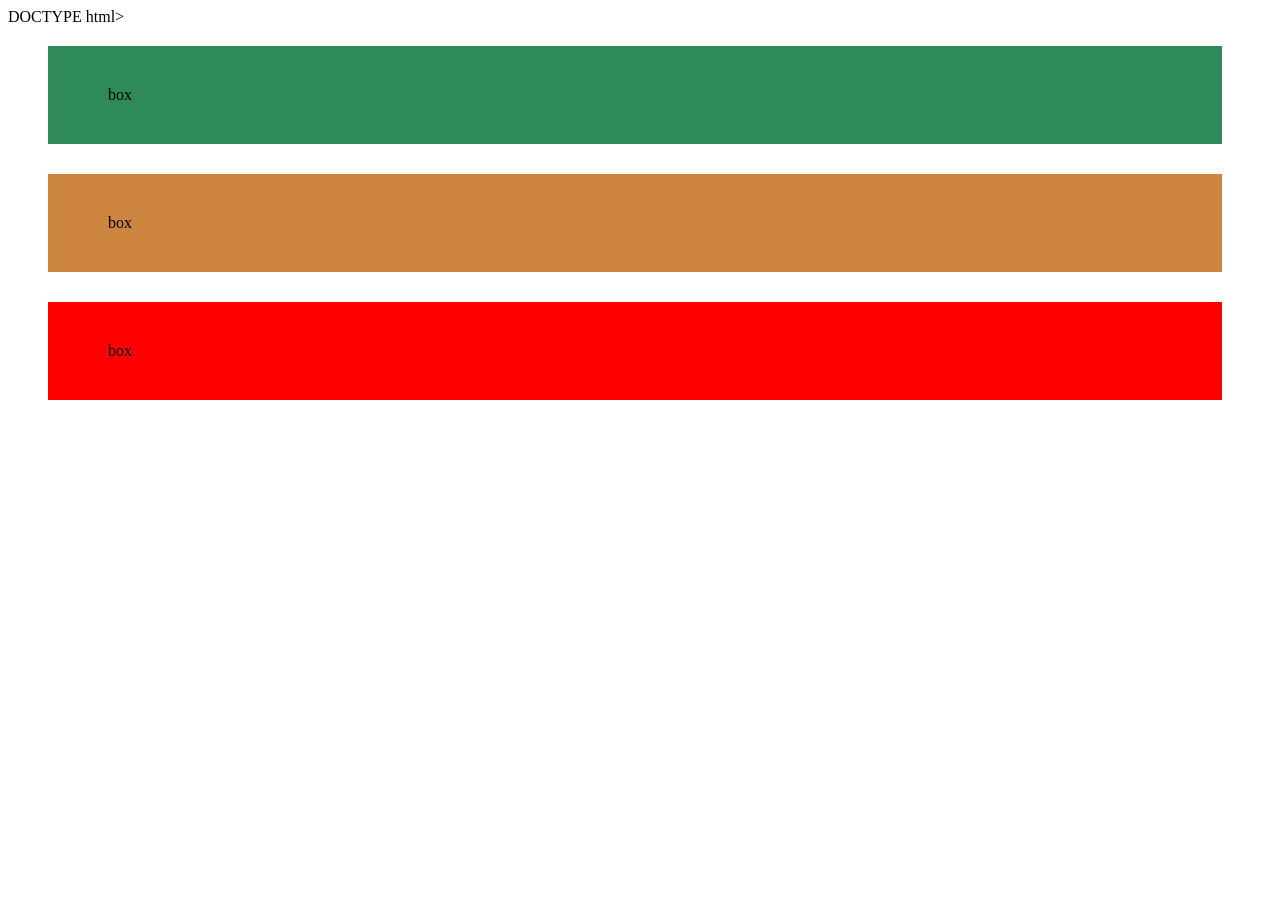
<file: css box model 2/index.html>
DOCTYPE html>
<html lang="en">
<head>
    <meta charset="UTF-8">
    <meta name="viewport" content="width=device-width, initial-scale=1.0">
    <title>Box model</title>
    <style>
        .boxone {
            background-color:seagreen;
            border: 5px ;
            margin: 20px 50px 30px 40px;
            padding:40px 60px;
            /* margin-right:70px;
            margin-bottom:  50px;
            margin-left: 30px; */


        }

        .boxtwo{
            background-color:peru;
            border:5px;
            margin: 20px 50px 30px 40px;
            padding: 40px 60px;


        }

        .boxthree {
            background-color:red;
            border:5px;
            margin: 20px 50px 30px 40px;
            padding: 40px 60px;
        }
    </style>
</head>
<body>
    <div class="boxone">box</div>
    <div class="boxtwo">box</div>
    <div class="boxthree">box</div>

    
</body>
</html>
</file>
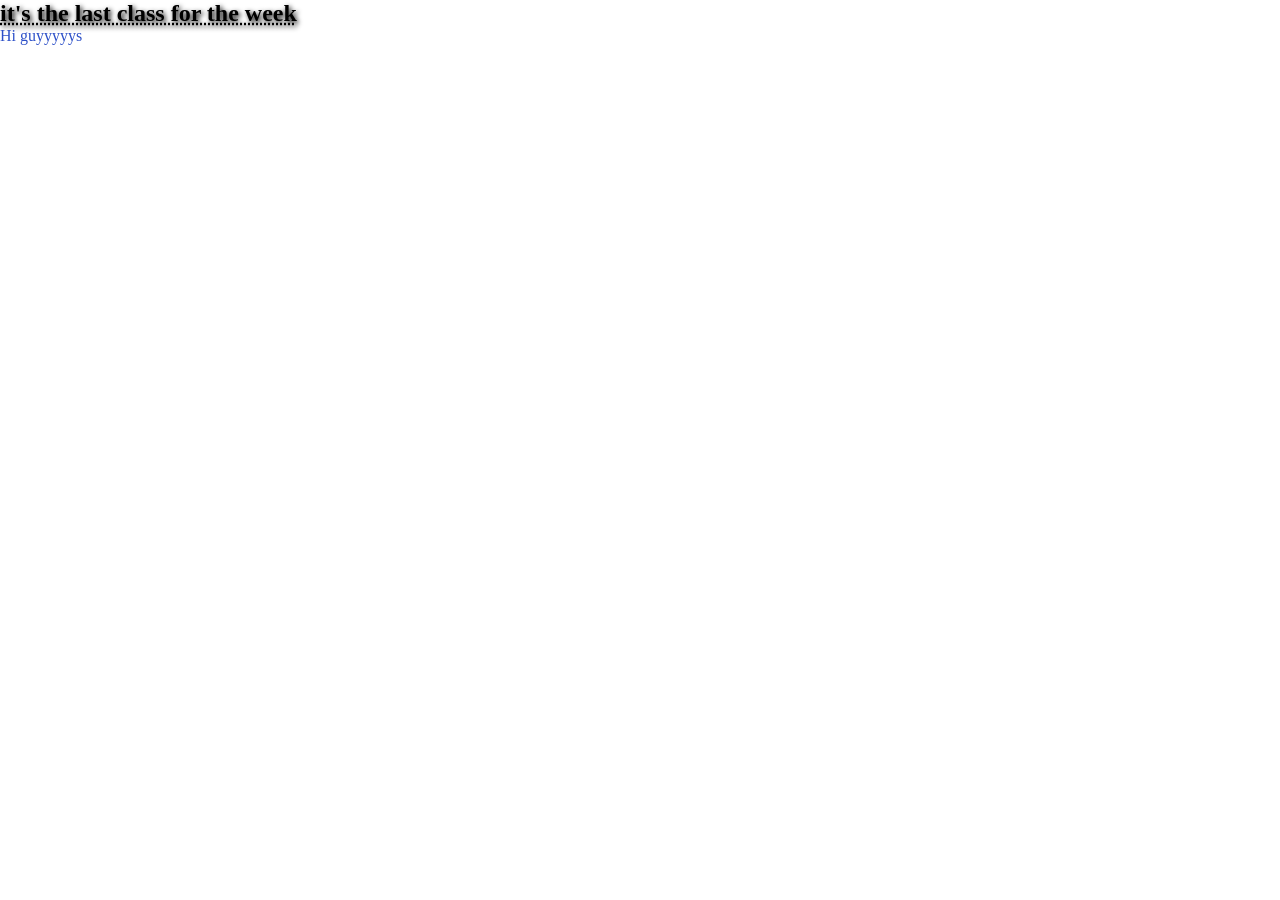
<file: css text and font 3/index.html>
<!DOCTYPE html>
<html lang="en">
<head>
    <meta charset="UTF-8">
    <meta name="viewport" content="width=device-width, initial-scale=1.0">
    <title>Document</title>
    <link rel="stylesheet" href="style.css">

</head>
<body>
    <h2 class="header1"> It's the last class for the week </h2>
    <P style="color: rgb(45,80, 200);">Hi guyyyyys</P>
    <!--
    Hexa 0-6
    Decimal 0-9
    RGB-0-255
    Hexadecimal has 16 symbol -0 1 2 3 4 5 6 7 8 9 A B C D E F -->
</body>
</html>
</file>
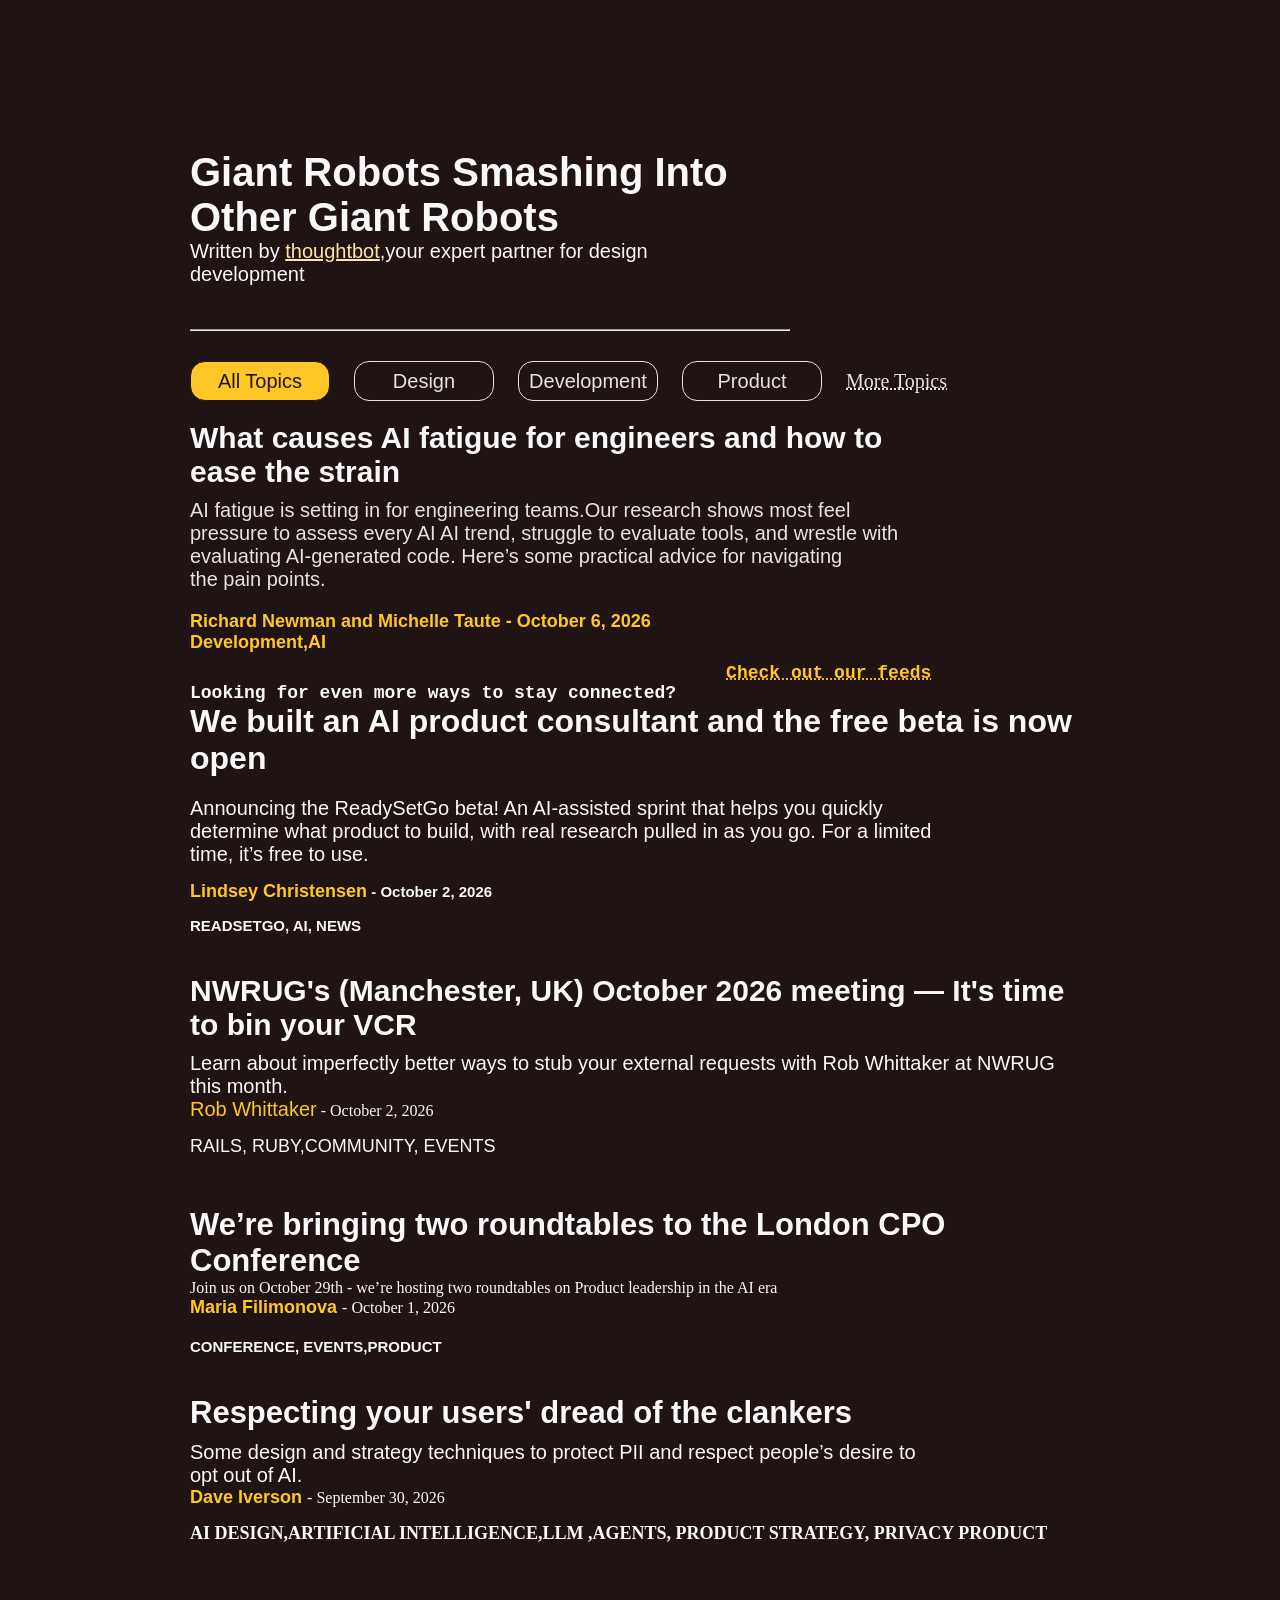
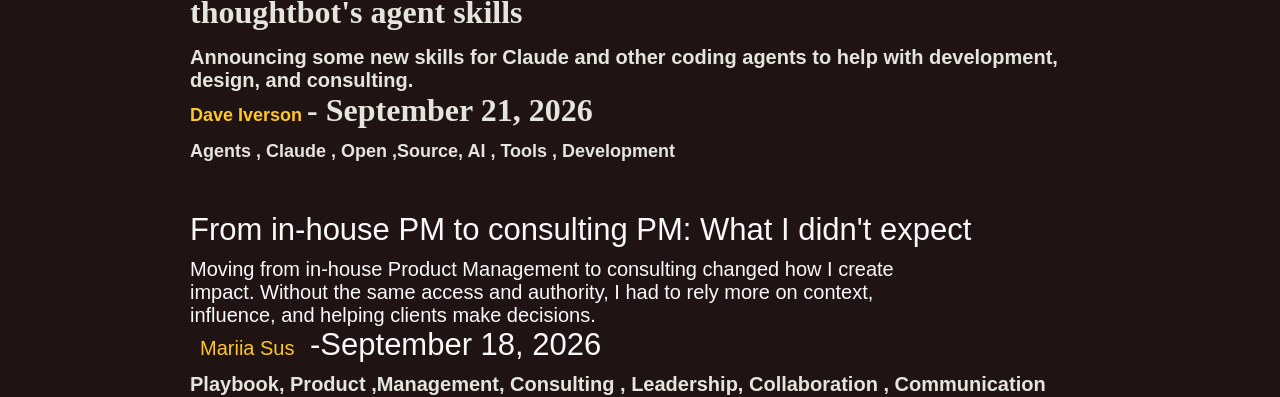
<file: CSS text and fonts 2/index.html>
<!DOCTYPE html>
<html lang="en">
<head>
    <meta charset="UTF-8">
    <meta name="viewport" content="width=device-width, initial-scale=1.0">

    <title>Thoughtbot</title>
    <link rel="stylesheet" href="style.css"
</head>
<body>
    <div class="header">
        <h1>Giant Robots Smashing Into<br> Other Giant Robots</h1>
        <p>Written by <a href=""style="color:#FFE7A3;">thoughtbot</a>,your expert partner for design <br> development</p></br>
        <hr style="color: #4E413E;margin-top: 20PX; width: 600PX;">

    </div>

    <div>
        <ul >
        <button class="button-Topics" >All Topics</button>
        <button class="button-Design">Design</button>
        <button class="button-Development">Development</button>
        <button class="button-Product">Product</button>
        <li class="list">More Topics</li>
        </ul>
        
    </div>

     <h2 class="header2">What causes AI fatigue for engineers and how to<br>ease the strain </h2> 
     <p class="container"> AI fatigue is setting in for engineering teams.Our research shows most feel <br>pressure to assess every AI  AI trend, struggle to evaluate tools, and wrestle with<br> evaluating AI-generated code. Here’s some practical advice for navigating <br>the pain points.</p>

     <div class="text2">
        <a href="" class="text2"> Richard Newman</a> and <a href=""class="text2"> Michelle Taute</a> - October 6, 2026
        <ul class="header3"> 
             <a class="header3"> Development,AI</a>
        </ul>
    
     </div>
      
     <div style="display: flex;">
     <p class="para">Looking for even more ways to stay connected?</p>
     <a href=""class="More">Check out our feeds</a>

     </div>

     <div>
        <a class="div">We built an AI product consultant and the free beta is now open</a>
        <p class="pa">Announcing the ReadySetGo beta! An AI-assisted sprint that helps you quickly<br> determine what product to build, with real research pulled in as you go. For a limited <br>time, it’s free to use.</p>
     </div>

     <div class="time2">
        <a href=""class="time">Lindsey Christensen</a>
           - October 2, 2026
        <ul class="time2">
            <a class="time2">READSETGO, AI, NEWS</a>
        </ul>

     </div>

     <h2 class="my">
        <a>NWRUG's (Manchester, UK) October 2026 meeting — It's time to bin your VCR</a>
     </h2>
     <p class="p">Learn about imperfectly better ways to stub your external requests with Rob Whittaker at NWRUG this month.</p>
     
     <a href="" class="design">Rob Whittaker</a>
          - October 2, 2026

          <ul class="min"> RAILS, RUBY,COMMUNITY, EVENTS</ul>
          
      <h2 class="by">
        <a href="" class="by">We’re bringing two roundtables to the London CPO Conference</a>
      </h2 class="so">
      <p class="so">Join us on October 29th - we’re hosting two roundtables on Product leadership in the AI era</p>
      <a href="" class="on">Maria Filimonova </a>
      - October 1, 2026
        <ul class="me">CONFERENCE, EVENTS,PRODUCT</ul>
        <h2 class="ox">
            <a>Respecting your users' dread of the clankers</a>
        </h2>
        <p class="work">Some design and strategy techniques to protect PII and respect people’s desire to<br> opt out of AI.</p>
      <div >
        <a href="" class="love">Dave Iverson </a>
        - September 30, 2026
        <ul class="gain">AI DESIGN,ARTIFICIAL INTELLIGENCE,LLM ,AGENTS, PRODUCT STRATEGY, PRIVACY PRODUCT</ul>
        </div>

      <div class="of">
        <a href=""class="of">thoughtbot's agent skills</a>
        <p class="in">Announcing some new skills for Claude and other coding agents to help with development,<br> design, and consulting.</p>
     <a href=""class="am">Dave Iverson </a>
      - September 21, 2026
     <ul class="christ">Agents , Claude , Open ,Source,  AI , Tools , Development</ul>
    </div>

    <div  class="look">
        <a href=""class="look"> From in-house PM to consulting PM: What I didn't expect</a>
        <p class="chris">Moving from in-house Product Management to consulting changed how I create <br> impact. Without the same access and authority, I had to rely more on context,<br> influence, and helping clients make decisions.</p>
        <a href="" class="loss">Mariia Sus </a>-September 18, 2026
        <ul class="band">Playbook,  Product ,Management,  Consulting , Leadership,  Collaboration , Communication</ul>
    </div>
        
</body>
</html>
</file>
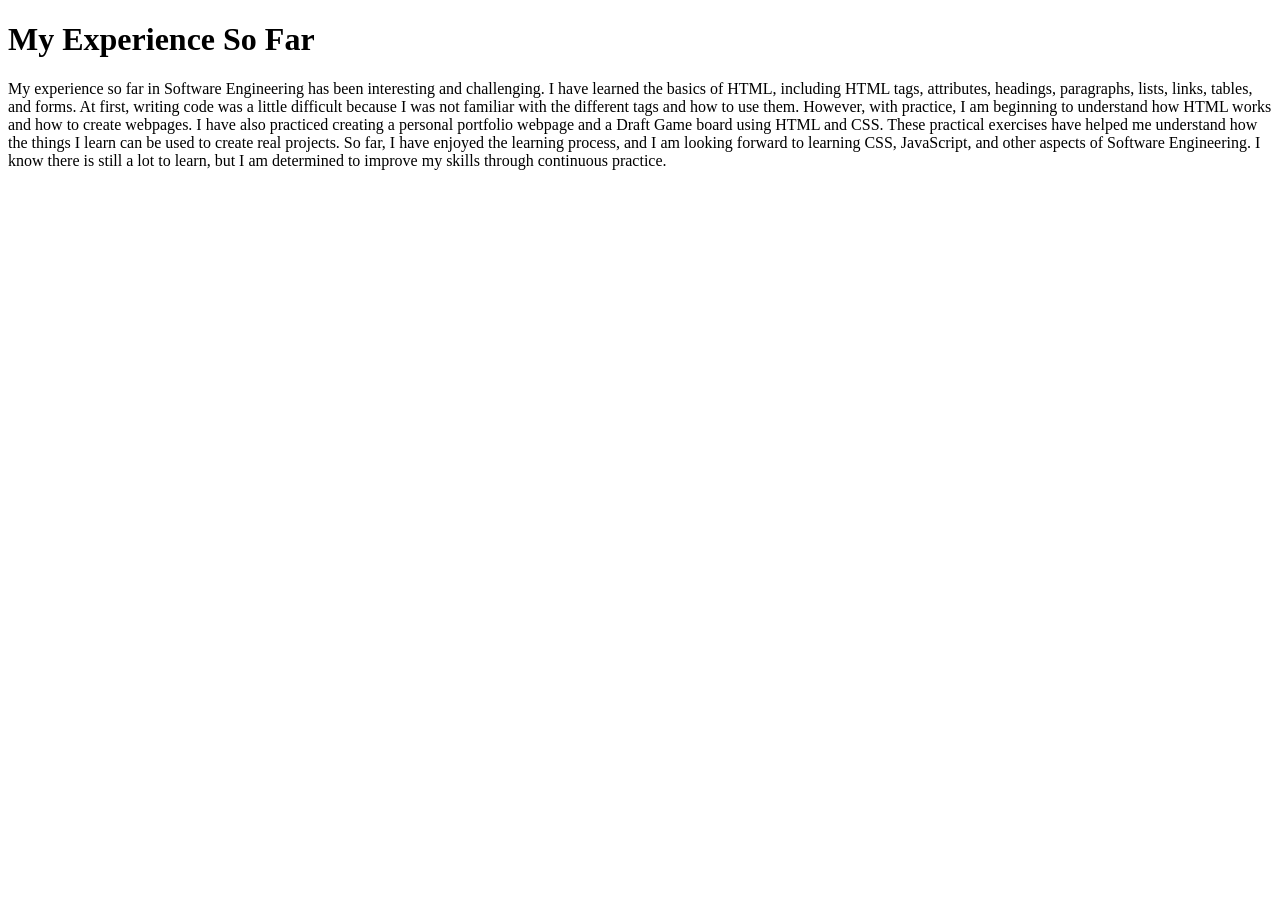
<file: CSS text and fonts assignment/index.html>
<!DOCTYPE html>
<html lang="en">
<head>
    <meta charset="UTF-8">
    <meta name="viewport" content="width=device-width, initial-scale=1.0">
    <title>Document</title>
    <link rel="preconnect" href="https://fonts.googleapis.com">
<link rel="preconnect" href="https://fonts.gstatic.com" crossorigin>
<link href="https://fonts.googleapis.com/css2?family=DM+Serif+Text:ital@0;1&family=JetBrains+Mono:ital,wght@0,100..800;1,100..800&display=swap" rel="stylesheet">
</head>
<body>
    <h1 font-family: JetBrains Mono, monospace;>My Experience So Far</h1> 
    <p font-family: JetBrains Mono, monospace;>My experience so far in Software Engineering has been interesting and challenging. I have learned the basics of HTML, including HTML tags, attributes, headings, paragraphs, lists, links, tables, and forms.

At first, writing code was a little difficult because I was not familiar with the different tags and how to use them. However, with practice, I am beginning to understand how HTML works and how to create webpages.

I have also practiced creating a personal portfolio webpage and a Draft Game board using HTML and CSS. These practical exercises have helped me understand how the things I learn can be used to create real projects.

So far, I have enjoyed the learning process, and I am looking forward to learning CSS, JavaScript, and other aspects of Software Engineering. I know there is still a lot to learn, but I am determined to improve my skills through continuous practice.</p>
</body>
</html>
</file>
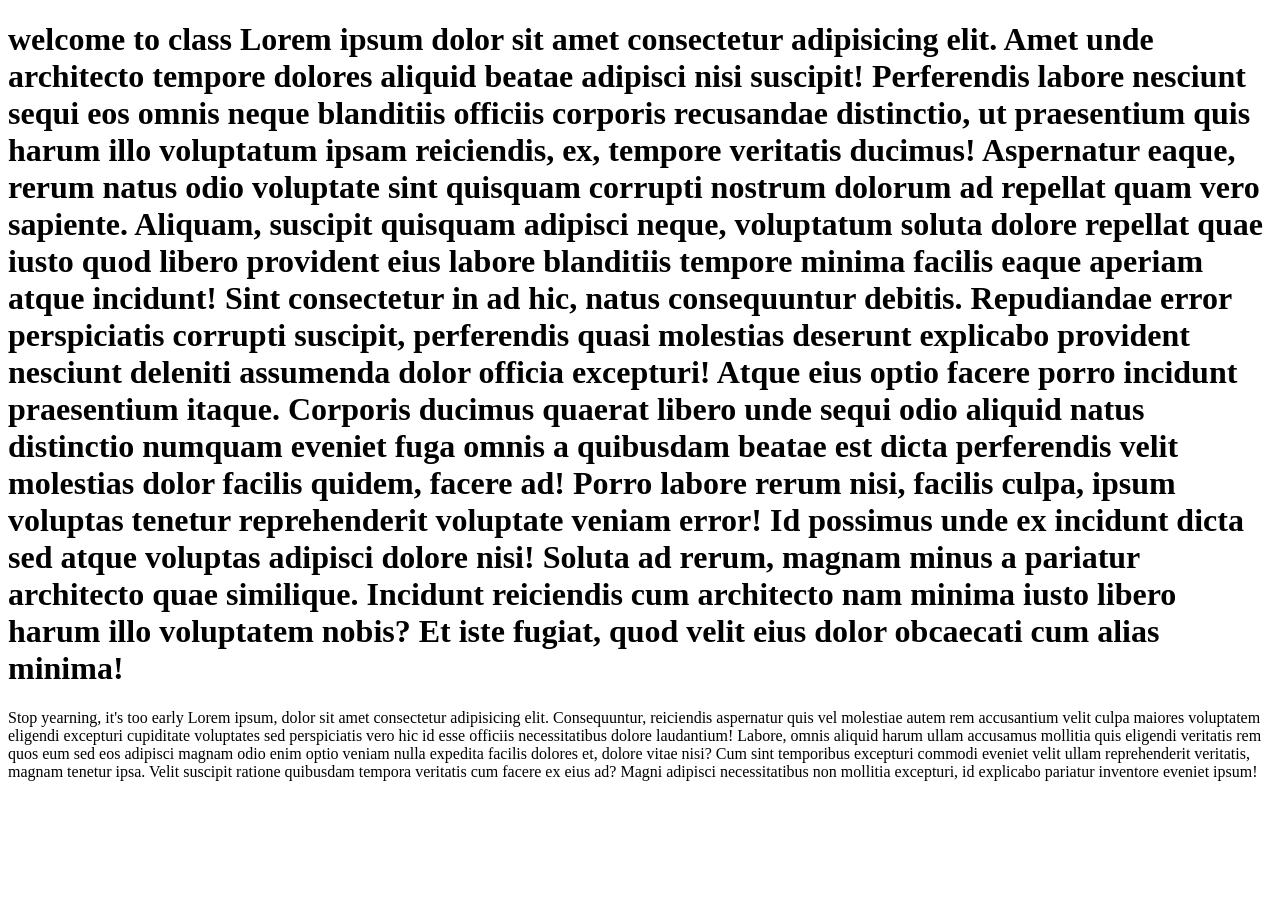
<file: CSS Text and fonts/index.html>
<!DOCTYPE html>
<html lang="en">
<head>
    <meta charset="UTF-8">
    <meta name="viewport" content="width=device-width, initial-scale=1.0">
    <title>Document</title>
    <link rel="preconnect" href="https://fonts.googleapis.com">
<link rel="preconnect" href="https://fonts.gstatic.com" crossorigin>
<link href="https://fonts.googleapis.com/css2?family=JetBrains+Mono:ital,wght@0,100..800;1,100..800&display=swap" rel="stylesheet">
</head>
<body>
  <!--css font and text formatting
  Generic,font name
  Serif
  Sans-serif 
  monospace
  Handwriting
  Cursive/decorative-->
  <h1 style="font-family: "JetBrains Mono, monospace;
>welcome to class Lorem ipsum dolor sit amet consectetur adipisicing elit. Amet unde architecto tempore dolores aliquid beatae adipisci nisi suscipit! Perferendis labore nesciunt sequi eos omnis neque blanditiis officiis corporis recusandae distinctio, ut praesentium quis harum illo voluptatum ipsam reiciendis, ex, tempore veritatis ducimus! Aspernatur eaque, rerum natus odio voluptate sint quisquam corrupti nostrum dolorum ad repellat quam vero sapiente. Aliquam, suscipit quisquam adipisci neque, voluptatum soluta dolore repellat quae iusto quod libero provident eius labore blanditiis tempore minima facilis eaque aperiam atque incidunt! Sint consectetur in ad hic, natus consequuntur debitis. Repudiandae error perspiciatis corrupti suscipit, perferendis quasi molestias deserunt explicabo provident nesciunt deleniti assumenda dolor officia excepturi! Atque eius optio facere porro incidunt praesentium itaque. Corporis ducimus quaerat libero unde sequi odio aliquid natus distinctio numquam eveniet fuga omnis a quibusdam beatae est dicta perferendis velit molestias dolor facilis quidem, facere ad! Porro labore rerum nisi, facilis culpa, ipsum voluptas tenetur reprehenderit voluptate veniam error! Id possimus unde ex incidunt dicta sed atque voluptas adipisci dolore nisi! Soluta ad rerum, magnam minus a pariatur architecto quae similique. Incidunt reiciendis cum architecto nam minima iusto libero harum illo voluptatem nobis? Et iste fugiat, quod velit eius dolor obcaecati cum alias minima!</h1>
  <!-- <h1 style=" font-family: JetBrains Mono, monos?pace;> we</h1> -->
   <p style="font-family: 'Times New Roman', Times, serif;">Stop yearning, it's too early Lorem ipsum, dolor sit amet consectetur adipisicing elit. Consequuntur, reiciendis aspernatur quis vel molestiae autem rem accusantium velit culpa maiores voluptatem eligendi excepturi cupiditate voluptates sed perspiciatis vero hic id esse officiis necessitatibus dolore laudantium! Labore, omnis aliquid harum ullam accusamus mollitia quis eligendi veritatis rem quos eum sed eos adipisci magnam odio enim optio veniam nulla expedita facilis dolores et, dolore vitae nisi? Cum sint temporibus excepturi commodi eveniet velit ullam reprehenderit veritatis, magnam tenetur ipsa. Velit suscipit ratione quibusdam tempora veritatis cum facere ex eius ad? Magni adipisci necessitatibus non mollitia excepturi, id explicabo pariatur inventore eveniet ipsum!</p>
</body>
</html>
</file>
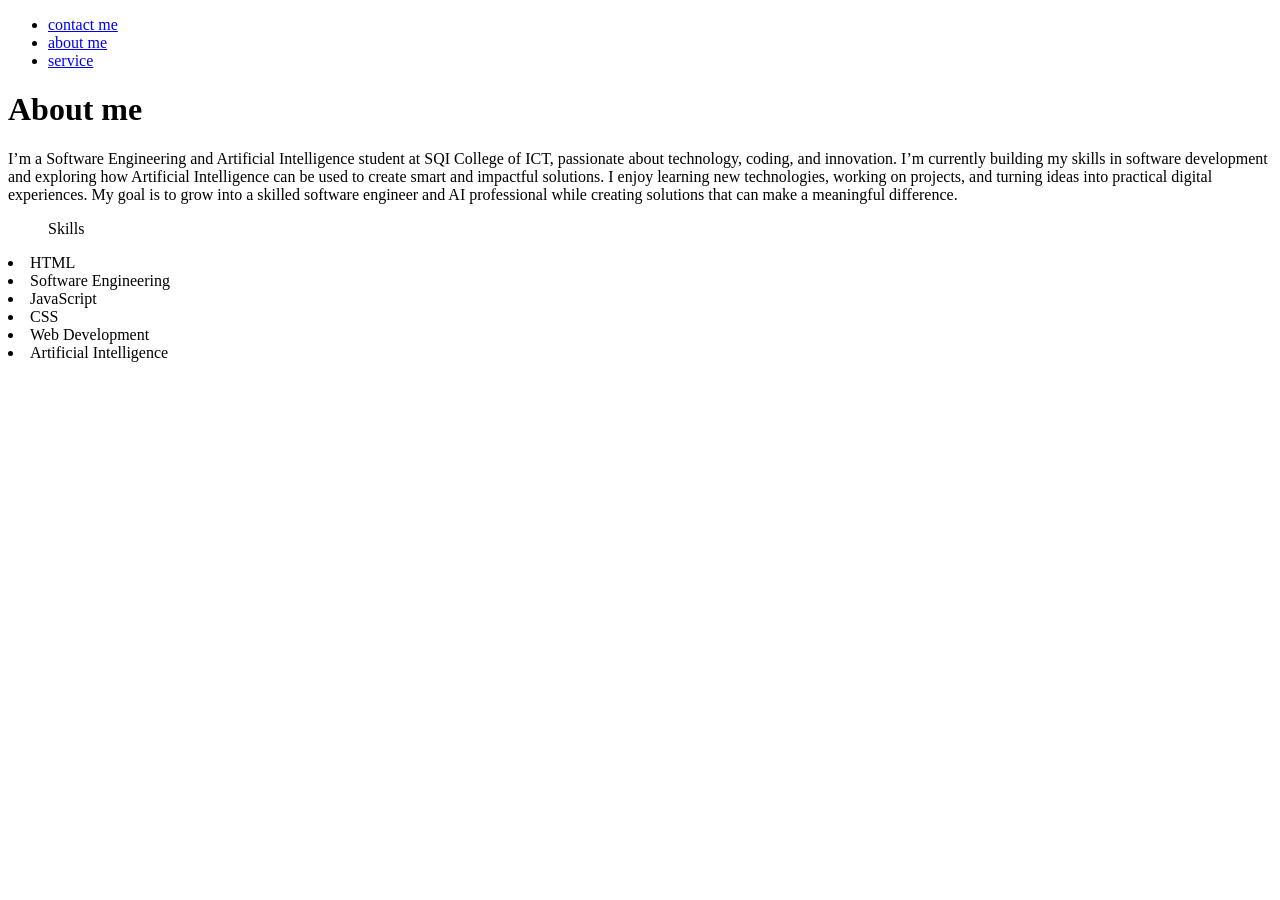
<file: css assignment hero page/about.html>
<!DOCTYPE html>
<html lang="en">
<head>
    <meta charset="UTF-8">
    <meta name="viewport" content="width=device-width, initial-scale=1.0">
    <title>Document</title>
</head>
<body>
      <ul>
    <li><a href="contact.html">contact me</a></li>
    <li><a href="about.html">about me</a></li>
    <li><a href="service.html">service</a></li>
</ul>
     <h1>About me</h1>
     <p>
I’m a Software Engineering and Artificial Intelligence student at SQI College of ICT, passionate about technology, coding, and innovation.

I’m currently building my skills in software development and exploring how Artificial Intelligence can be used to create smart and impactful solutions. I enjoy learning new technologies, working on projects, and turning ideas into practical digital experiences.

My goal is to grow into a skilled software engineer and AI professional while creating solutions that can make a meaningful difference.</p>
        <ul>Skills</ul>
        <li>HTML</li>
        <li>Software Engineering</li>
        <li>JavaScript</li>
        <li> CSS</li>
        <li>Web Development</li>
        <li> Artificial Intelligence</li>
</body>
</html>
</file>
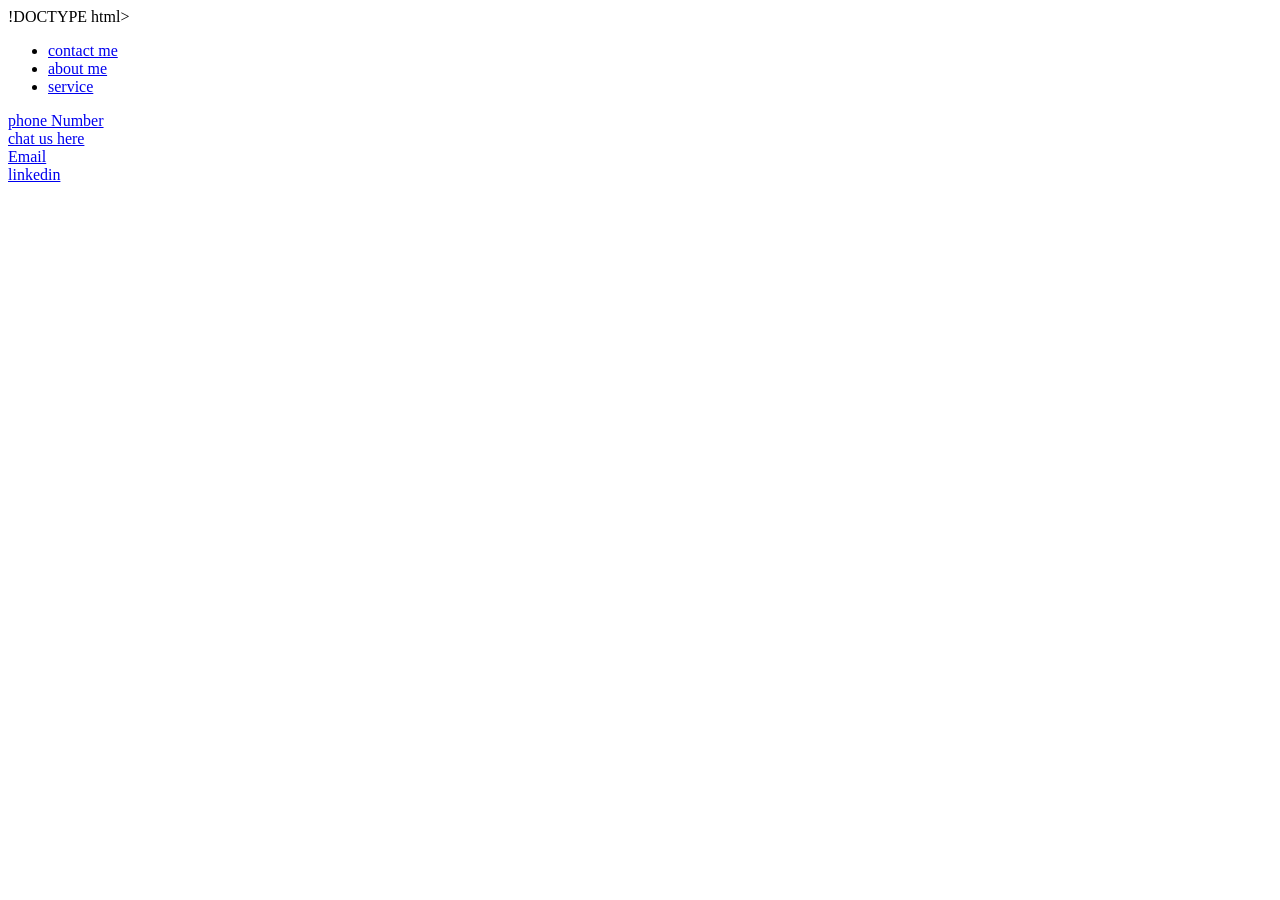
<file: css assignment hero page/contact.html>
!DOCTYPE html>
<html lang="en">
<head>
    <meta charset="UTF-8">
    <meta name="viewport" content="width=device-width, initial-scale=1.0">
    <title>Document</title>
</head>

<body>
      <ul>
    <li><a href="contact.html">contact me</a></li>
    <li><a href="about.html">about me</a></li>
    <li><a href="service.html">service</a></li>
</ul>
    <a href="tel: +2347045600660">phone Number</a>
    <br>
    <a href="wa.me/+2347015147876">chat us here</a>
    <br>
    <a href="mailto:tewogboyechristianah4560@gmail.com">Email</a>   
    <br>
    <a href="https://www.linkedin.com/in/tewogboye-christianah-b94557436?utm_source=share_via&utm_content=profile&utm_medium=member_ios">linkedin</a>
</body>
</html>
</file>
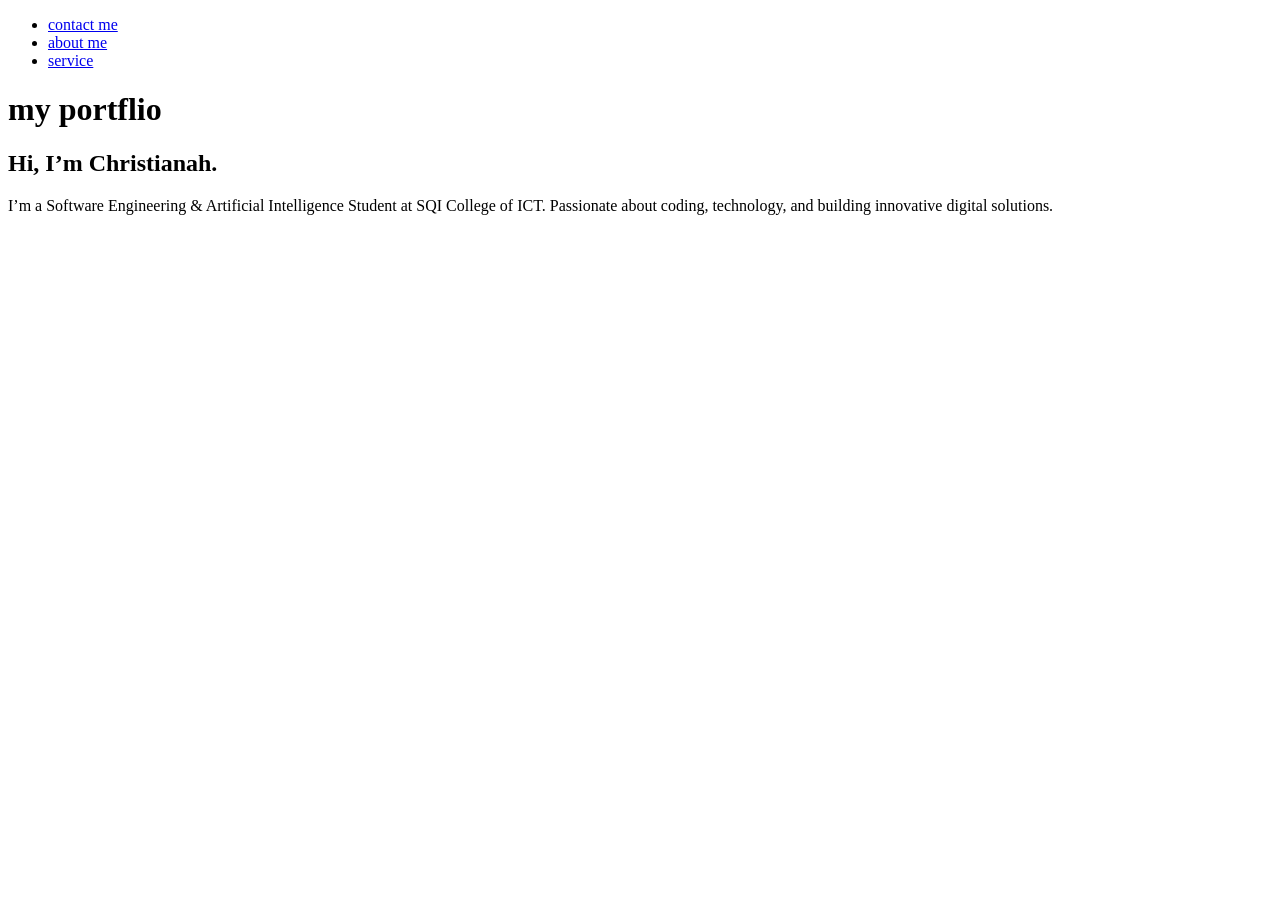
<file: css assignment hero page/portfoli.html>
<!DOCTYPE html>
<html lang="en">
<head>
    <meta charset="UTF-8">
    <meta name="viewport" content="width=, initial-scale=1.0">
    <title>Document</title>
</head>
<body>
    <ul>
    <li><a href="contact.html">contact me</a></li>
    <li><a href="about.html">about me</a></li>
    <li><a href="service.html">service</a></li>
</ul>
    <h1>my portflio</h1>
    <h2>Hi, I’m Christianah.</h2>
    <p>I’m a Software Engineering & Artificial Intelligence Student at SQI College of ICT.

Passionate about coding, technology, and building innovative digital solutions.</p>




</body>
</html>
</file>
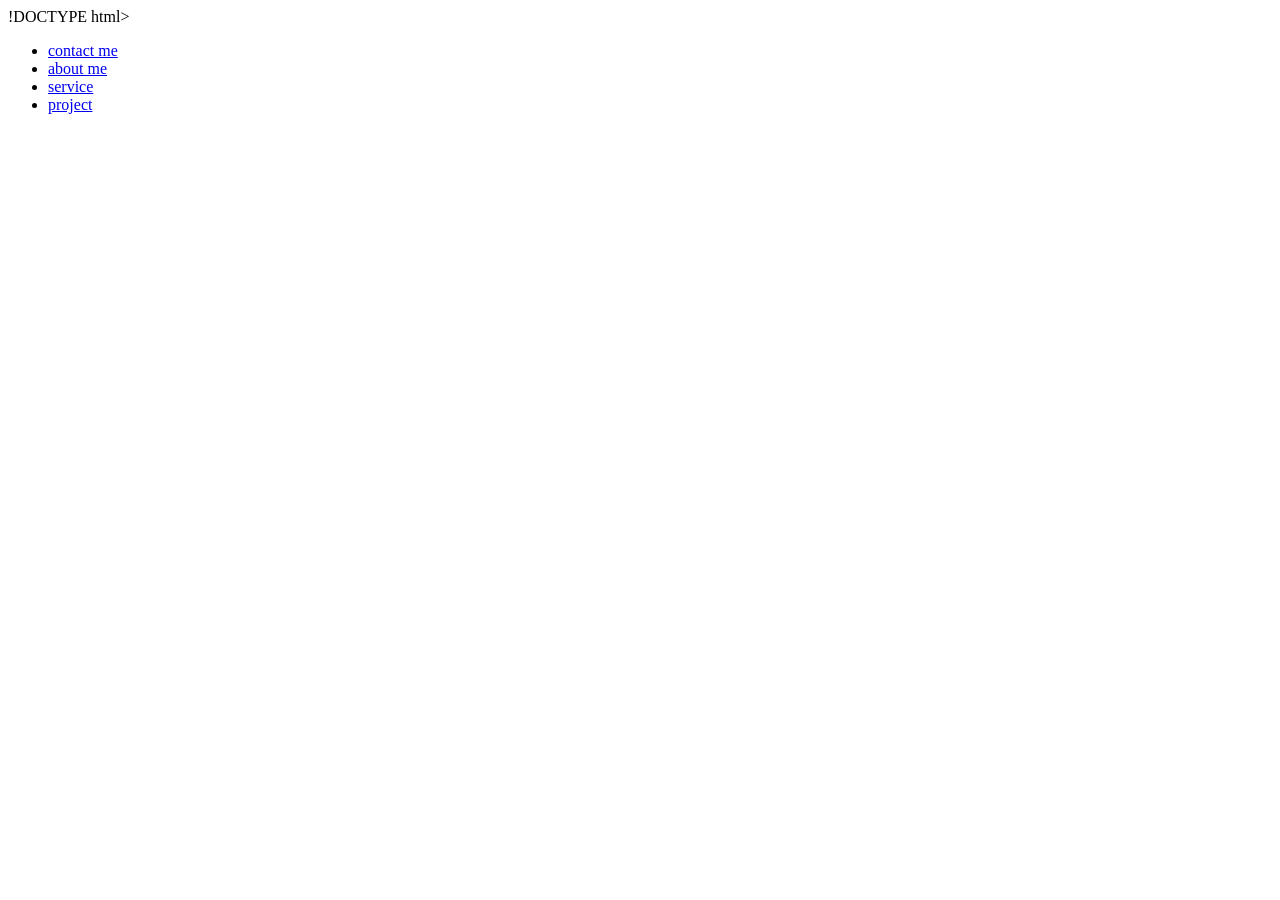
<file: css assignment hero page/project.html>
!DOCTYPE html>
<html lang="en">
<head>
    <meta charset="UTF-8">
    <meta name="viewport" content="width=device-width, initial-scale=1.0">
    <title>Project.html</title>
</head>
<body>
     <ul>
    <li><a href="contact.html">contact me</a></li>
    <li><a href="about.html">about me</a></li>
    <li><a href="service.html">service</a></li>
    <li> <a href="Project.html">project</a></li>
</ul>
    
     
      
</body>
</html>
</file>
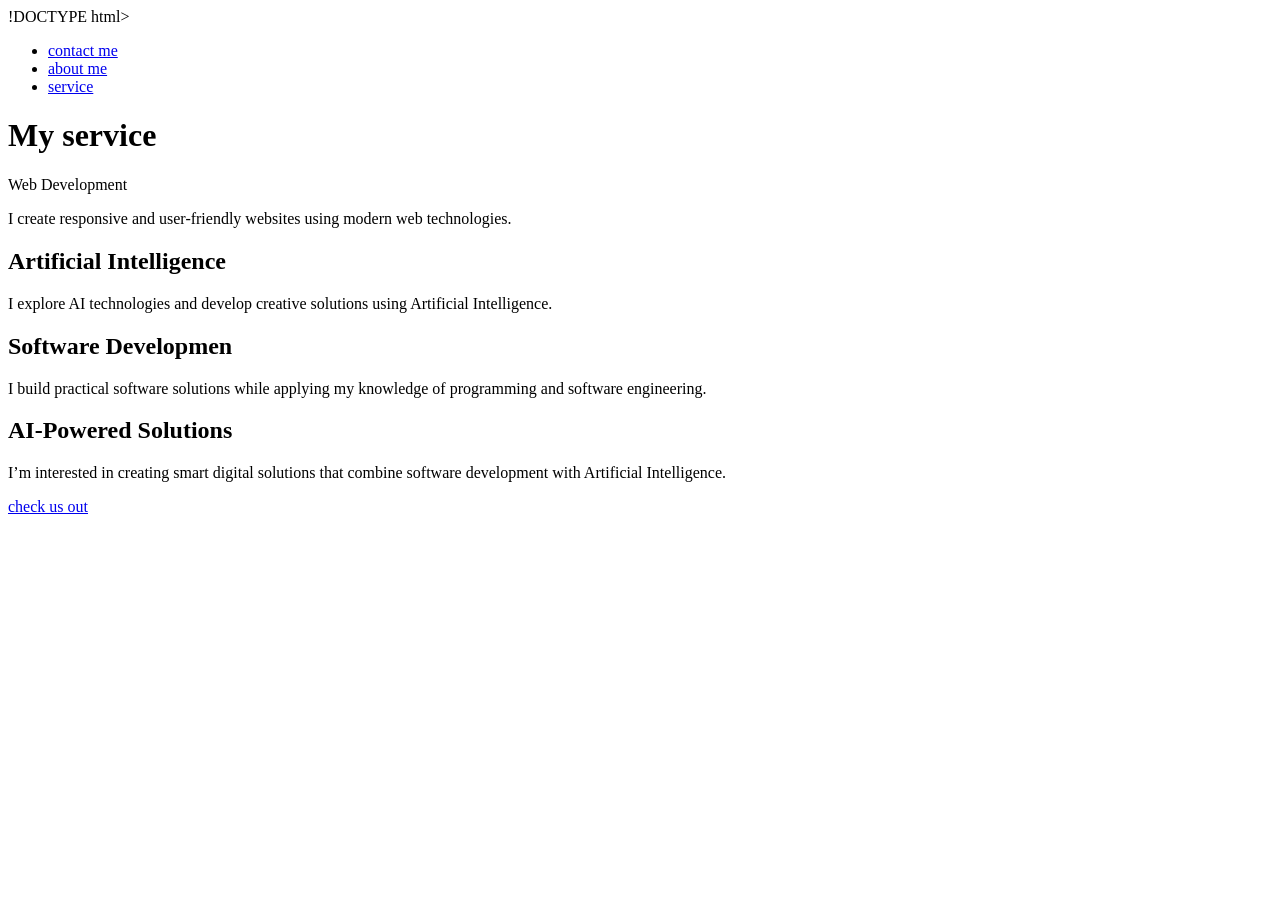
<file: css assignment hero page/service.html>
!DOCTYPE html>
<html lang="en">
<head>
    <meta charset="UTF-8">
    <meta name="viewport" content="width=device-width, initial-scale=1.0">
    <title>Document</title>
</head>
<body>
      <ul>
    <li><a href="contact.html">contact me</a></li>
    <li><a href="about.html">about me</a></li>
    <li><a href="service.html">service</a></li>
</ul>
     <h1>My service</h1>
        
    </h2> Web Development</h2>
    <p>I create responsive and user-friendly websites using modern web technologies.
</p>
        <h2>  Artificial Intelligence</h2>
        <p>I explore AI technologies and develop creative solutions using Artificial Intelligence.
</p>
       <h2> Software Developmen</h2>
       <p>I build practical software solutions while applying my knowledge of programming and software engineering.</p>
       <h2> AI-Powered Solutions</h2>
       <p>I’m interested in creating smart digital solutions that combine software development with Artificial Intelligence.</p>
    <a href="./about.html">check us out</a>
    
</body>
</html>
</file>
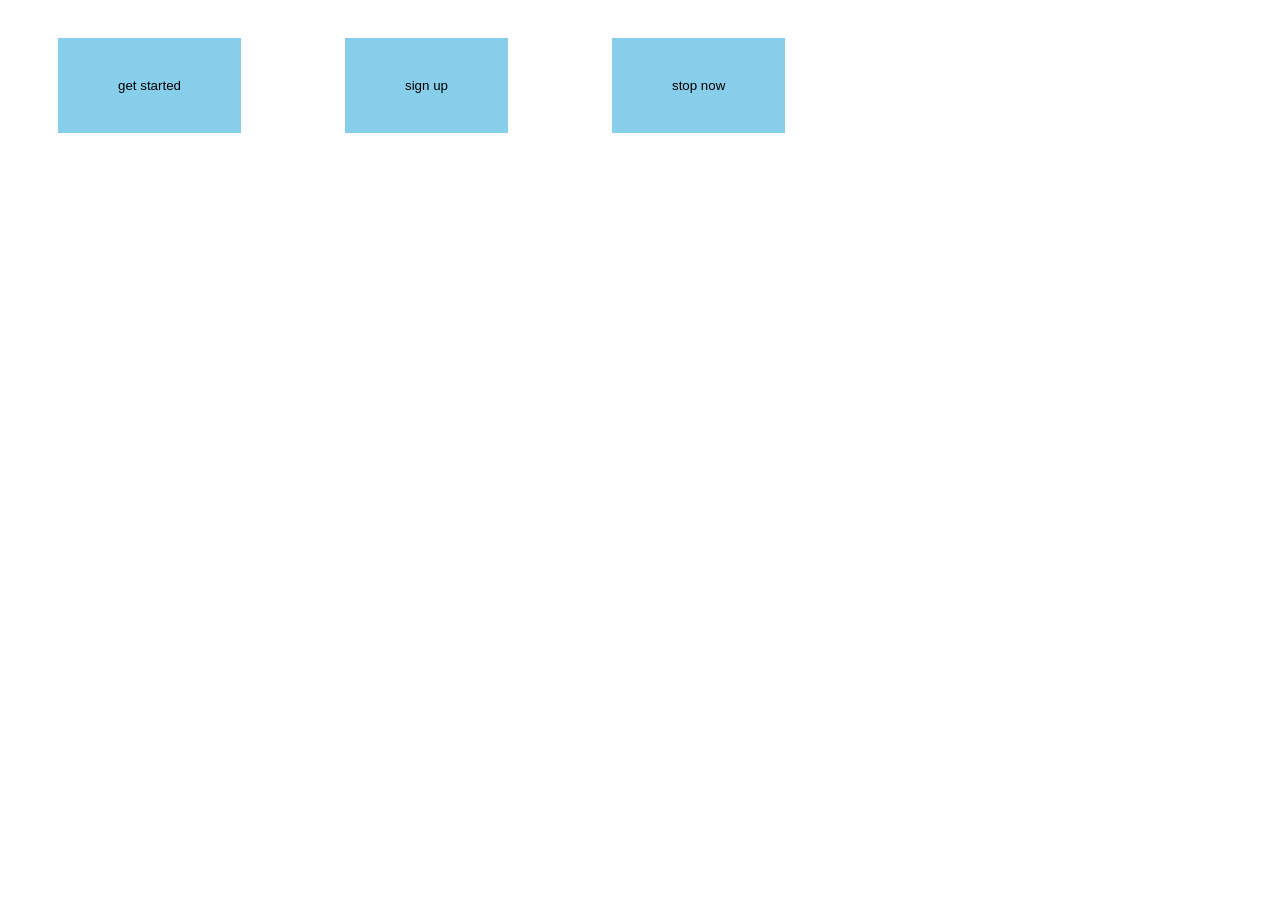
<file: css box model 2/sytles.html>
<!DOCTYPE html>
<html lang="en">
<head>
    <meta charset="UTF-8">
    <meta name="viewport" content="width=device-width, initial-scale=1.0">
    <title>box</title>
      <style>
        .header {
            border: 5px;
            margin: 30px 50px;
            padding: 40px 60px;
         }

         .footer { 
            border: 5px;
        margin: 30px 50px;
        padding: 40px 60px;
        } 
        .header {
            border: 5px;
            margin: 30px 50px;
            padding: 40px 60px;
        }


      </style>
</head>
<body>
  <button class="header"style="background-color: skyblue; color:black">get started</button>
   <button class="header"style="background-color: skyblue; color:black">sign up</button>
    <button class="header"style="background-color: skyblue; color:black">stop now</button>
    
    
</body>
</html>
</file>
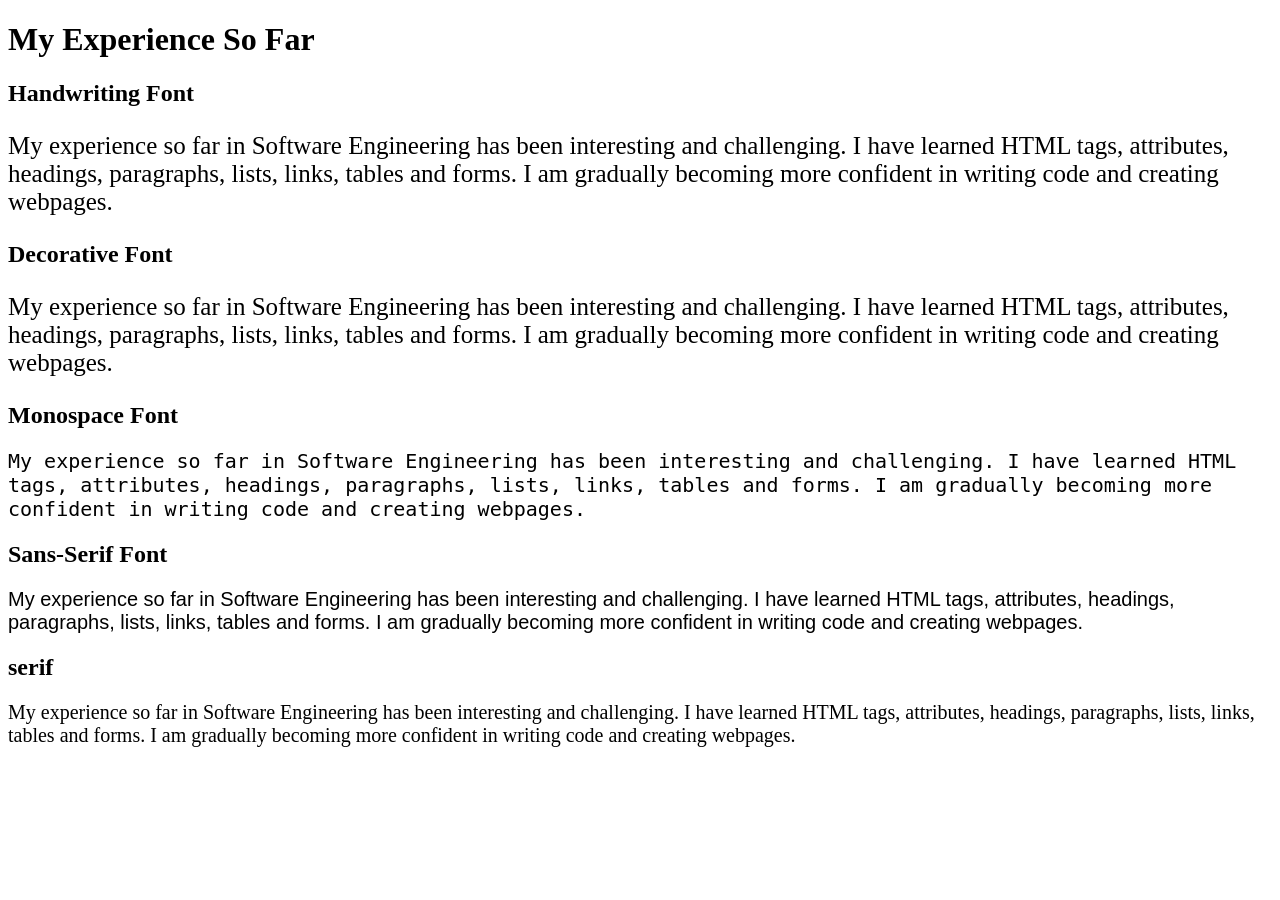
<file: CSS text and fonts assignment/handwriting.html>
<!DOCTYPE html>
<html>
<head>
    <title>My Experience</title>

    <style>
        .handwriting {
            font-family: cursive;
            font-size: 25px;
        }

        .decorative {
            font-family: fantasy;
            font-size: 25px;
        }

        .monospace {
            font-family: monospace;
            font-size: 20px;
        }

        .sans-serif {
            font-family: Arial, sans-serif;
            font-size: 20px;
        }
        .serif {
          font-family: Georgia, 'Times New Roman', Times, serif;
          font-size: 20px;
        }
    </style>
</head>

<body>

    <h1>My Experience So Far</h1>

    <h2>Handwriting Font</h2>
    <p class="handwriting">
        My experience so far in Software Engineering has been
        interesting and challenging. I have learned HTML tags,
        attributes, headings, paragraphs, lists, links, tables
        and forms. I am gradually becoming more confident in
        writing code and creating webpages.
    </p>

    <h2>Decorative Font</h2>
    <p class="decorative">
        My experience so far in Software Engineering has been
        interesting and challenging. I have learned HTML tags,
        attributes, headings, paragraphs, lists, links, tables
        and forms. I am gradually becoming more confident in
        writing code and creating webpages.
    </p>

    <h2>Monospace Font</h2>
    <p class="monospace">
        My experience so far in Software Engineering has been
        interesting and challenging. I have learned HTML tags,
        attributes, headings, paragraphs, lists, links, tables
        and forms. I am gradually becoming more confident in
        writing code and creating webpages.
    </p>

    <h2>Sans-Serif Font</h2>
    <p class="sans-serif">
        My experience so far in Software Engineering has been
        interesting and challenging. I have learned HTML tags,
        attributes, headings, paragraphs, lists, links, tables
        and forms. I am gradually becoming more confident in
        writing code and creating webpages.
    </p>
    <h2>serif</h2>
    <p class="serif"> My experience so far in Software Engineering has been
        interesting and challenging. I have learned HTML tags,
        attributes, headings, paragraphs, lists, links, tables
        and forms. I am gradually becoming more confident in
        writing code and creating webpages.</p>

</body>
</html>
</file>
<file: css text and font 3/style.css>
*{ 
    margin: 0px;
    padding: 0px;
    box-sizing: border-box;
}

.header1 {
    color:black;
    text-decoration: underline;
    text-decoration-style: dotted;
    text-transform: lowercase;
    text-shadow: 2px 2px 5px black;
}
</file>
<file: CSS text and fonts 2/style.css>
*{
margin: 0px;
padding: 0px;
box-sizing:border-box;
}

body{
    background-color: #201313;
    text-align: left;
    padding-left: 190px;
    padding-right:190px; 
    color: #FAF9F9;
}

.header{
    margin-top:150px;
    color:#FAF9F9;
    font-family: Arial, Helvetica, sans-serif;
    font-size:20px ;
    font-weight: 300;

}

.button-Topics{
     margin-top: 30px;
    text-align: center;
    font-size: 20px;
    border-radius: 15px;
    border: 1px solid;
    width: 140px;
    height: 40px;
    color:#201313;
    background-color: #FFC726;
    margin-right: 10px;

}

.button-Design{
    text-align: center;
    font-size:20px ;
    border-radius: 15px;
    border: 1px solid;
    width: 140px;
    height: 40px;
    background-color:#201313;
    color: #E4E5DF;
    margin-right: 10px;
    margin-left: 10px;
}

.button-Development{
    text-align: center;
    font-size: 20px;
    border-radius: 15px;
    border: 1px solid;
    width: 140px;
    height: 40px;
    background-color: #201313;
    color: #E4E5DF;
    margin-right: 10px;
    margin-left: 10px;
}

.button-Product{
  text-align: center;
    font-size: 20px;
    border-radius: 15px;
    border: 1px solid;
    width: 140px;
    height: 40px;
    background-color: #201313;
    color: #E4E5DF;
    margin-right: 10px;
    margin-left: 10px;
}

.button-More topics{
      background-color: #201313;
    text-align: left;
    padding-left: 190px;
    padding-right:190px; 
    
}
.list{
    text-align: center;
   font-size: 20px;
    display: inline;
    color:#E4E5DF ;
    text-decoration: dotted underline;
    margin-right: 10px;
    margin-left: 10px;
}
 .header2{
    margin-top: 20px;
    font-family: Arial, Helvetica, sans-serif;
    font-size: 30px;
    font-weight: 700;
    color: #FAF9F9;
 }
 .container{
    margin-top: 10px;
font-family: Arial, Helvetica, sans-serif;
font-size: 20px;
font-weight: 400;
color: #E4E5DF;
 }


  .text2{
    margin-top: 20px;
    font-family: Arial, Helvetica, sans-serif;
font-size: 18px;
font-weight: 700;
color: #FFC726;
text-decoration: none;
  }
 .button-markdown{
    margin-top: 10px;
  text-align: center;
  font-family: monospace;
    font-size: 13px;
    font-weight: 700;
    border-radius: 15px;
    border: 1px solid;
    width: 140px;
    height: 40px;
    background-color: #201313;
    color: #E4E5DF;
    margin-right: 10px;
    margin-left: 10px;

}
.para{
    margin-top: 30px;
    font-family: monospace;
    font-size: 18px;
    font-weight: 700;
    color: #FAF9F9;
}
.More{
    margin-top: 10px;
    font-family: monospace;
    font-size: 18px;
    font-weight: 700;
    color: #FFC726;
    margin-left: 50px;
    text-decoration: dotted underline;
    height: 4px;
      
    
}

.div{
    margin-top: 15px;
    font-family: Arial, Helvetica, sans-serif;
    color:  #FAF9F9;;
    font-size: 32px;
    font-weight: 700;

}

.pa{
    margin-top: 20px;
    font-family: Arial, Helvetica, sans-serif;
    font-size: 20px;
    font-weight: 400;
}

.time{
    margin-top: 20px;
    font-family: Arial, Helvetica, sans-serif;
    font-size: 18px;
    font-weight: 700;
    color: #FFC726;
    text-decoration: none;
}

.time2{
    margin-top: 15px;
    font-family: Arial, Helvetica, sans-serif;
    font-size: 15px;
    font-weight: 700;
    color: #FAF9F9;
}



.my{
    margin-top: 40px;
    font-family: Arial, Helvetica, sans-serif;
    font-size: 30px;
    font-weight: 700;
    color: #FAF9F9;
}
.p{
    margin-top: 10px;
    font-family: Arial, Helvetica, sans-serif;
    font-size: 20px;
    font-weight: 400;
    color: #FAF9F9;
}

.design{
    margin-top: 15px;
    font-family: Arial, Helvetica, sans-serif;
    font-size: 20px;
    font-weight: 400;
    color: #FFC726;
    text-decoration: none;
}
.min{
    margin-top: 15px;
    font-family: Arial, Helvetica, sans-serif;
    font-size: 18px;
    font-weight: 400;
    color: #FAF9F9;
}
.by{
    margin-top: 50px;
    font-family: Arial, Helvetica, sans-serif;
    font-size: 31px;
    font-weight: 700;
    color: #FAF9F9;
    text-decoration: none;
}
    .bo{
        margin-top: 20px;
        font-family: Arial, Helvetica, sans-serif;
        font-size: 20px;
        font-weight: 400;
        color: #FAF9F9;
    }
    .on{
        margin-top: 20px;
        font-family: Verdana, Geneva, Tahoma, sans-serif;
        font-size: 18px;
        font-weight: 700;
        color: #FFC726;
        text-decoration: none;
    }

    .me{
        margin-top: 20px;
        font-family: Verdana, Geneva, Tahoma, sans-serif;
        font-size: 15px;
        font-weight: 700;
        color: #FAF9F9;
    }

        .ox{
            margin-top: 40px;
            font-family: Verdana, Geneva, Tahoma, sans-serif;
            font-size: 31px;
            font-weight: 700;
        }

        .work{
            margin-top: 10px;
            font-family: Verdana, Geneva, Tahoma, sans-serif;
            font-size: 20px;
            font-weight: 400;
        }
        .love{
            margin-top: 20px;
            font-family: Arial, Helvetica, sans-serif;
            font-size: 18px;
            font-weight: 700;
            color: #FFC726;
            text-decoration: none;
        }

        .gain{
            margin-top: 15px;
            font-size: 18px;
            font-weight: 700;
            color: #FAF9F9;
        }
        .of{
            margin-top: 50px;
            font-size: 32px;
            font-weight: 700;
            color: #E4E5DF;
            text-decoration: none;
        }
        .in{
            margin-top: 15px;
            font-family: Arial, Helvetica, sans-serif;
            font-size: 20px;
            font-weight: 400px;
        
        }
        .am{
            margin-top: 12px;
            font-family: Arial, Helvetica, sans-serif;
            font-size: 18px;
            font-weight: 700;
            color: #FFC726;
            text-decoration: none;
        }
    .christ{
        margin-top: 12px;
        font-family: Arial, Helvetica, sans-serif;
        font-size: 18px;
        font-weight: 400px;
        color: #E4E5DF;

    }
    .look{
        margin-top: 50px;
        font-family:Arial, Helvetica, sans-serif;
        font-size: 31px;
        font-weight: 700px;
        color: #FAF9F9;
        text-decoration: none;
        
    }

    .chris{
        margin-top: 10px;
        font-family: Arial, Helvetica, sans-serif;
        font-size: 20px;
        font-weight: 400px;
        color: #FAF9F9;
    }
    
    .loss{
        margin: 10px;
        font-family: Arial, Helvetica, sans-serif;
        font-size: 20px;
        font-weight: 400;
        color: #FFC726;
        text-decoration: none;
    }
    .band{
        margin-top: 10px;
        font-family: Arial, Helvetica, sans-serif;
        font-size: 20px;
        font-weight: 700;
        color: #E4E5DF;
    }
</file>
